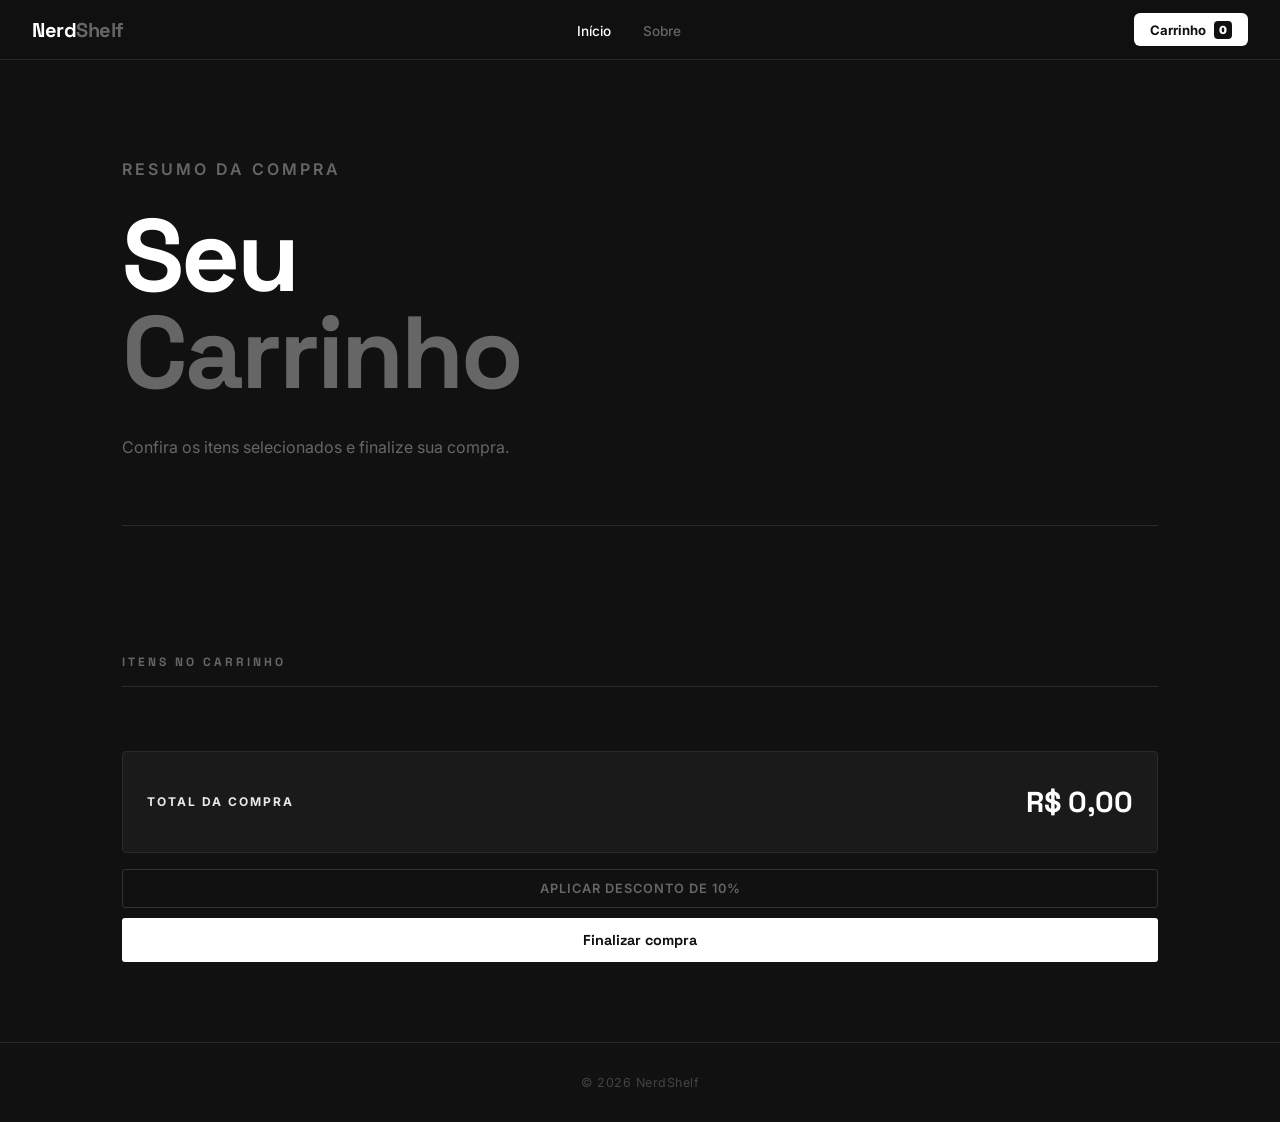
<file: pages/loja.html>
<!DOCTYPE html>
<html lang="pt-BR">
<head>
  <meta charset="UTF-8"/>
  <meta name="viewport" content="width=device-width, initial-scale=1.0"/>
  <title>NerdShelf — Loja</title>
  <link href="https://fonts.googleapis.com/css2?family=Inter:wght@400;500;600;700;900&family=Space+Grotesk:wght@400;500;700&display=swap" rel="stylesheet"/>
  <link rel="stylesheet"href="../src/css/estilo.css"/>
</head>
<body>

  <div class="toast" id="toast"></div>

  <div class="overlay" id="overlay" onclick="fecharOverlay(event)">
    <div class="drawer">
      <div class="drawer-header">
        <span class="drawer-titulo">Carrinho</span>
        <button class="drawer-fechar" onclick="toggleDrawer()">✕</button>
      </div>
      <div class="drawer-itens" id="drawer-itens"></div>
      <div class="drawer-footer" id="drawer-footer"></div>
    </div>
  </div>

  <nav>
    <a href="../index.html" class="nav-logo">Nerd<span>Shelf</span></a>
    <ul class="nav-links">
      <li><a href="../index.html" class="ativo">Início</a></li>
      <li><a href="sobre.html">Sobre</a></li>
    </ul>
    <button class="nav-cart" onclick="toggleDrawer()">
      Carrinho <span class="cart-badge" id="badge">0</span>
    </button>
  </nav>
  <!-- HERO -->
  <div class="hero">
    <p class="hero-eyebrow">Resumo da compra</p>
    <h1>Seu<br><em>Carrinho</em></h1>
    <p>Confira os itens selecionados e finalize sua compra.</p>
    <div class="hero-divider"></div>
  </div>
  <!-- CARRINHO ESTÁTICO COM REDUCE -->
    <section class="secao">
    <div class="secao-header">
      <span class="secao-titulo">Itens no carrinho</span>
    </div>
    <!-- Lista gerada pelo JS via DOM -->
    <ul class="carrinho-lista" id="carrinho-lista"></ul>
    <div class="resumo-box">
      <div class="resumo-linha" id="linha-desconto" style="display:none;"></div>
      <div class="resumo-linha total">
        <span class="label">Total da Compra</span>
        <h2 class="valor" id="total-compra">R$ 0,00</h2>
      </div>
    </div>
      <button class="btn-desc" id="btn-desconto">Aplicar desconto de 10%</button>
      <button class="btn-fin" id="btn-finalizar">Finalizar compra</button>
    </section>

  <footer>&copy; 2026 NerdShelf</footer>
  <script src="../src/js/script.js"></script>
</body>
</html>
</file>
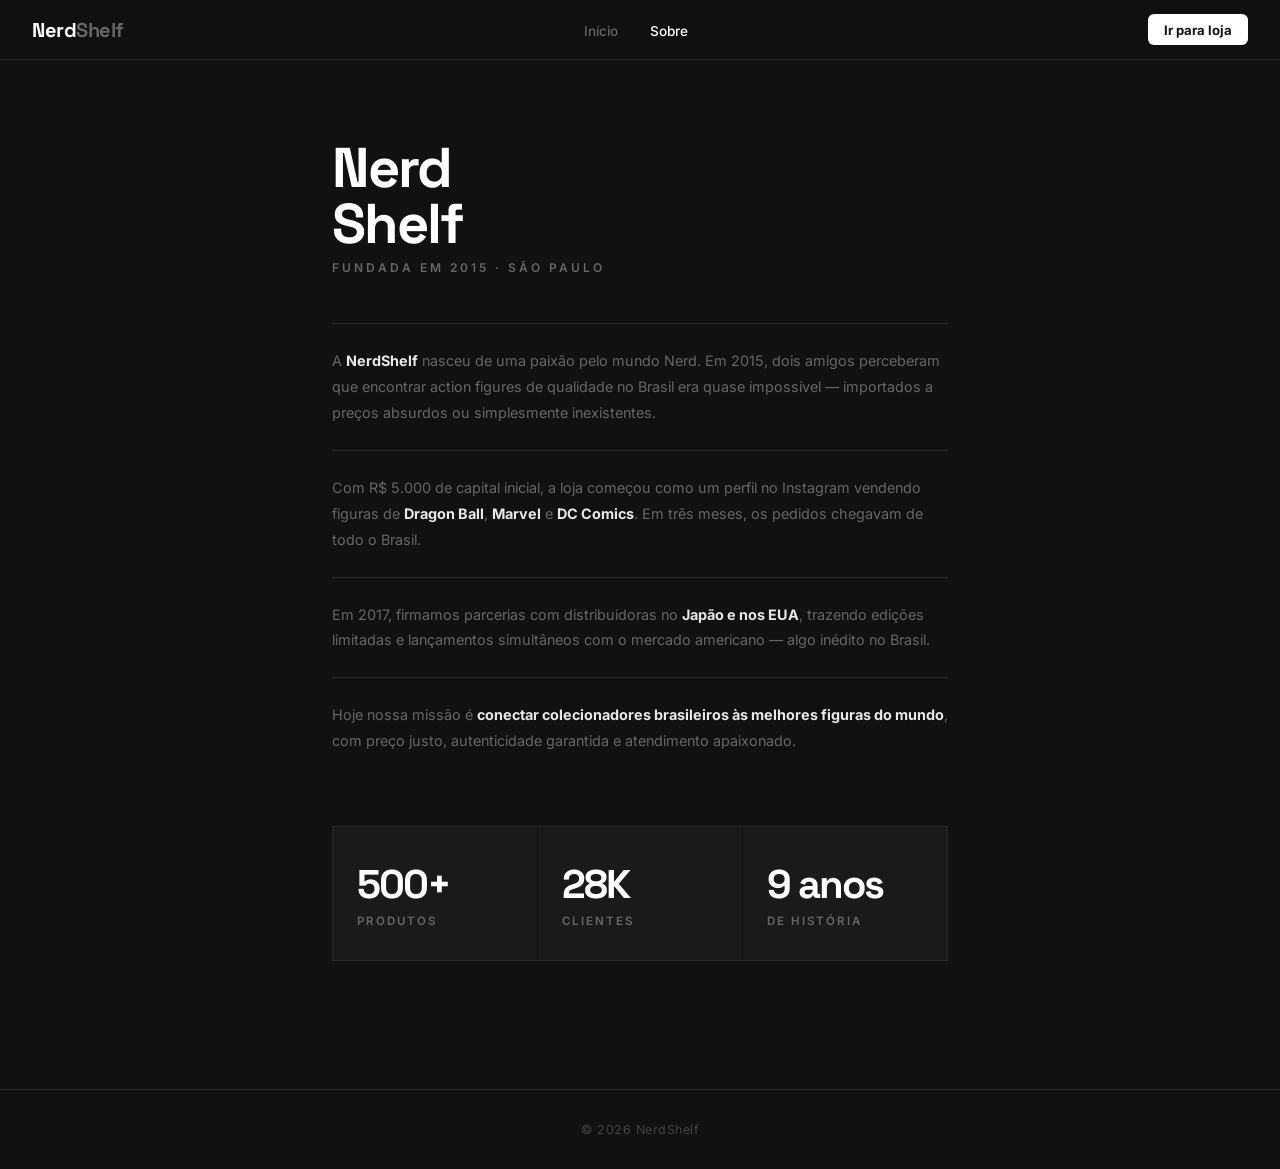
<file: pages/sobre.html>
<!DOCTYPE html>
<html lang="pt-BR">
<head>
  <meta charset="UTF-8"/>
  <meta name="viewport" content="width=device-width, initial-scale=1.0"/>
  <title>NerdShelf — Sobre</title>
  <link href="https://fonts.googleapis.com/css2?family=Inter:wght@400;500;600;700;900&family=Space+Grotesk:wght@400;500;700&display=swap" rel="stylesheet"/>
  <link rel="stylesheet" href="../src/css/estilo.css"/>
</head>
<body>

  <nav>
    <a href="../index.html" class="nav-logo">Nerd<span>Shelf</span></a>
    <ul class="nav-links">
      <li><a href="../index.html">Início</a></li>
      <li><a href="sobre.html" class="ativo">Sobre</a></li>
    </ul>
    <button class="nav-cart" onclick="window.location.href='loja.html'">
      Ir para loja
    </button>
  </nav>

  <div class="sobre">
    <h2>Nerd<br>Shelf</h2>
    <span class="sobre-sub">Fundada em 2015 · São Paulo</span>

    <div class="sobre-bloco">
      <p>A <strong>NerdShelf</strong> nasceu de uma paixão pelo mundo Nerd. Em 2015, dois amigos perceberam que encontrar action figures de qualidade no Brasil era quase impossível — importados a preços absurdos ou simplesmente inexistentes.</p>
    </div>
    <div class="sobre-bloco">
      <p>Com R$ 5.000 de capital inicial, a loja começou como um perfil no Instagram vendendo figuras de <strong>Dragon Ball</strong>, <strong>Marvel</strong> e <strong>DC Comics</strong>. Em três meses, os pedidos chegavam de todo o Brasil.</p>
    </div>
    <div class="sobre-bloco">
      <p>Em 2017, firmamos parcerias com distribuidoras no <strong>Japão e nos EUA</strong>, trazendo edições limitadas e lançamentos simultâneos com o mercado americano — algo inédito no Brasil.</p>
    </div>
    <div class="sobre-bloco">
      <p>Hoje nossa missão é <strong>conectar colecionadores brasileiros às melhores figuras do mundo</strong>, com preço justo, autenticidade garantida e atendimento apaixonado.</p>
    </div>

    <div class="sobre-nums">
      <div class="num-card"><span class="n">500+</span><span class="nl">Produtos</span></div>
      <div class="num-card"><span class="n">28K</span><span class="nl">Clientes</span></div>
      <div class="num-card"><span class="n">9 anos</span><span class="nl">de história</span></div>
    </div>
  </div>

  <style>
    .sobre { max-width:680px; margin:0 auto; padding:5rem 2rem; }
    .sobre h2 { font-family:'Space Grotesk',sans-serif; font-size:clamp(2rem,5vw,3.5rem); font-weight:700; letter-spacing:-2px; color:var(--branco); margin-bottom:0.5rem; line-height:1; }
    .sobre-sub { font-size:0.75rem; color:var(--suave); text-transform:uppercase; letter-spacing:3px; font-weight:600; margin-bottom:3rem; display:block; }
    .sobre-bloco { border-top:1px solid var(--border); padding:1.5rem 0; font-size:0.9rem; color:var(--suave); line-height:1.8; }
    .sobre-bloco strong { color: var(--texto); }
    .sobre-nums { display:grid; grid-template-columns:repeat(3,1fr); gap:1px; border:1px solid var(--border); margin:3rem 0; }
    .num-card { padding:2rem 1.5rem; background:var(--card); }
    .num-card .n { font-family:'Space Grotesk',sans-serif; font-size:2.5rem; font-weight:700; color:var(--branco); display:block; letter-spacing:-2px; }
    .num-card .nl { font-size:0.72rem; color:var(--suave); text-transform:uppercase; letter-spacing:2px; font-weight:600; margin-top:0.25rem; display:block; }
  </style>

  <footer>&copy; 2026 NerdShelf</footer>
</body>
</html>
</file>
<file: src/css/estilo.css>
/* ── VARIÁVEIS ── */
:root {
  --bg:        #111;
  --bg2:       #161616;
  --card:      #1a1a1a;
  --border:    #2a2a2a;
  --border2:   #333;
  --texto:     #e8e8e8;
  --suave:     #666;
  --suave2:    #444;
  --branco:    #fff;
  --acento:    #f0f0f0;
  --destaque:  #e5e5e5;
}

*,*::before,*::after{margin:0;padding:0;box-sizing:border-box;}
html{scroll-behavior:smooth;}
body{font-family:'Inter',sans-serif;background:var(--bg);color:var(--texto);min-height:100vh;-webkit-font-smoothing:antialiased;
}

/* NAV */
nav{height:60px;border-bottom:1px solid var(--border);display:flex;align-items:center;justify-content:space-between;padding:0 2rem;position:sticky;top:0;z-index:200;background:rgba(17,17,17,0.96);backdrop-filter:blur(12px);
}
.nav-logo{
  font-family:'Space Grotesk',sans-serif;font-size:1.25rem;font-weight:700;text-decoration:none;color:var(--branco);letter-spacing:-0.5px;}
.nav-logo span{
  color:var(--suave);
}
.nav-links{
  list-style:none;display:flex;gap:2rem;
}
.nav-links a{
  color:var(--suave);text-decoration:none;font-size:0.85rem;font-weight:500;transition:color 0.15s;
}
.nav-links a:hover,.nav-links a.ativo{color:var(--branco);}
.nav-cart{
  background:var(--branco);color:#111;border:none;padding:0.45rem 1rem;border-radius:6px;font-family:'Inter',sans-serif;font-weight:700;font-size:0.82rem;cursor:pointer;display:flex;align-items:center;gap:0.5rem;transition:opacity 0.2s;
}
.nav-cart:hover{
  opacity:0.85;
}
.cart-badge{
  background:#111;color:#fff;border-radius:4px;width:18px;height:18px;display:flex;align-items:center;justify-content:center;font-size:0.7rem;font-weight:900;
}

/* HERO */
.hero{
  padding:6rem 2rem 5rem;max-width:1100px;margin:0 auto;
}
.hero-eyebrow{
  font-size:0.75rem;font-weight:600;text-transform:uppercase;letter-spacing:3px;color:var(--suave);margin-bottom:1.5rem;
}
.hero h1{
  font-family:'Space Grotesk',sans-serif;font-size:clamp(3rem,8vw,6.5rem);font-weight:700;line-height:0.95;letter-spacing:-3px;color:var(--branco);margin-bottom:2rem;
}
.hero h1 em{
  font-style:normal;color:var(--suave);
}
.hero p{
  font-size:1rem;color:var(--suave);max-width:420px;line-height:1.7;}

.hero-divider{
  width:100%;height:1px;background:var(--border);margin:4rem 0 0;
}

/* SEÇÃO */
.secao{
  max-width:1100px;margin:0 auto;padding:3rem 2rem 5rem;
}
.secao-header{
  display:flex;align-items:baseline;justify-content:space-between;margin-bottom:2rem;padding-bottom:1rem;border-bottom:1px solid var(--border);
}
.secao-titulo{
  font-family:'Space Grotesk',sans-serif;font-size:0.75rem;font-weight:700;text-transform:uppercase;letter-spacing:3px;color:var(--suave);
}
.secao-count{
  font-size:0.75rem;color:var(--suave2);
}

/* FILTROS */
.filtros{
  display:flex;gap:0.4rem;margin-bottom:2.5rem;flex-wrap:wrap;
}
.filtro-btn{
  background:transparent;border:1px solid var(--border2);color:var(--suave);padding:0.3rem 0.9rem;border-radius:3px;font-family:'Inter',sans-serif;font-weight:500;font-size:0.78rem;cursor:pointer;transition:all 0.15s;
}
.filtro-btn.ativo,.filtro-btn:hover{
  border-color:var(--branco);color:var(--branco);
}

/* GRID */
.grid{
  display:grid;grid-template-columns:repeat(auto-fill,minmax(200px,1fr));gap:1px;border:1px solid var(--border);
}

/* CARD */
.card{
  background:var(--card);display:flex;flex-direction:column;transition:background 0.2s;animation:fadeUp 0.4s ease both;
}
.card:hover{
  background:#1f1f1f;
}
@keyframes fadeUp{
  from{opacity:0;transform:translateY(16px)}to{opacity:1;transform:translateY(0)}
}
.card-img{
  width:100%;aspect-ratio:1;overflow:hidden;background:#1f1f1f;
}
.card-img img{
  width:100%;height:100%;object-fit:cover;transition:transform 0.5s;filter:grayscale(20%);
}
.card:hover .card-img img{
  transform:scale(1.06);filter:grayscale(0%);
}
.card-body{
  padding:1.25rem;display:flex;flex-direction:column;flex:1;gap:0.5rem;
}
.card-badge{
  font-size:0.68rem;font-weight:600;text-transform:uppercase;letter-spacing:2px;color:var(--suave);
}
.card-nome{
  font-family:'Space Grotesk',sans-serif;font-size:1rem;font-weight:700;color:var(--branco);line-height:1.2;letter-spacing:-0.3px;
}
.card-desc{
  font-size:0.8rem;color:var(--suave);line-height:1.6;flex:1;
}
.card-footer{
  display:flex;align-items:center;justify-content:space-between;margin-top:0.75rem;padding-top:0.75rem;border-top:1px solid var(--border);
}
.card-preco{
  font-family:'Space Grotesk',sans-serif;font-size:1rem;font-weight:700;color:var(--branco);
}
.card-btn{
  background:transparent;border:1px solid var(--border2);color:var(--suave);padding:0.4rem 0.75rem;font-family:'Inter',sans-serif;font-weight:600;font-size:0.75rem;cursor:pointer;border-radius:3px;transition:all 0.15s;white-space:nowrap;
}
.card-btn:hover{
  border-color:var(--branco);color:var(--branco);
}
.card-btn.adicionado{
  border-color:#4ade80;color:#4ade80;
}


/* CARRINHO LISTA (loja.html) */
.carrinho-lista{
  list-style:none;display:flex;flex-direction:column;gap:0.75rem;margin-bottom:2rem;
}
.carrinho-item{
  display:flex;align-items:center;gap:1rem;padding:1rem;border:1px solid var(--border);border-radius:4px;background:var(--card);
}
.carrinho-item:hover{
  border-color:var(--border2);
}
.item-img{
  width:56px;height:56px;border-radius:3px;object-fit:cover;background:var(--border);flex-shrink:0;
}
.item-info{
  flex:1;
}
.item-nome{
  font-family:'Space Grotesk',sans-serif;font-size:0.9rem;font-weight:700;color:var(--branco);
}
.item-qtd{
  font-size:0.78rem;color:var(--suave);margin-top:3px;
}
.item-valor{
  font-family:'Space Grotesk',sans-serif;font-size:1rem;font-weight:700;color:var(--branco);white-space:nowrap;
}

/* RESUMO da loja */
.resumo-box{
  border:1px solid var(--border);border-radius:4px;padding:1.5rem;margin-bottom:1rem;background:var(--card);
}
.resumo-linha{
  display:flex;justify-content:space-between;align-items:center;padding:0.5rem 0;border-bottom:1px solid var(--border);
}
.resumo-linha:last-child{
  border-bottom:none;
}
.resumo-linha .label{
  font-size:0.75rem;font-weight:700;text-transform:uppercase;letter-spacing:2px;color:var(--suave);
}
.resumo-linha.total .label{
  color:var(--texto);
}
.resumo-linha.total .valor{
  font-family:'Space Grotesk',sans-serif;font-size:1.8rem;font-weight:700;color:var(--branco);
}

/* BOTÕES */
.btn-desc{
  width:100%;margin-bottom:0.6rem;padding:0.7rem;background:transparent;border:1px solid var(--border2);color:var(--suave);font-family:'Inter',sans-serif;font-weight:600;font-size:0.8rem;text-transform:uppercase;letter-spacing:1px;cursor:pointer;border-radius:3px;transition:all 0.15s;
}
.btn-desc:hover:not(:disabled){
  border-color:var(--branco);color:var(--branco);
}
.btn-desc:disabled{
  opacity:0.3;cursor:not-allowed;
}
.btn-fin{
  width:100%;padding:0.8rem;background:var(--branco);border:none;color:#111;font-family:'Space Grotesk',sans-serif;font-weight:700;font-size:0.9rem;cursor:pointer;border-radius:3px;transition:opacity 0.15s;
}
.btn-fin:hover{
  opacity:0.88;
}

.toast{
  position:fixed;bottom:1.5rem;left:50%;transform:translateX(-50%) translateY(80px);opacity:0;background:var(--branco);color:#111;padding:0.65rem 1.25rem;border-radius:6px;font-weight:700;font-size:0.85rem;z-index:9999;transition:all 0.3s cubic-bezier(.34,1.56,.64,1);white-space:nowrap;
}
.toast.show{
  transform:translateX(-50%) translateY(0);opacity:1;
}

/* DRAWER */
.overlay{
  position:fixed;inset:0;background:rgba(0,0,0,0.6);backdrop-filter:blur(6px);z-index:500;display:flex;justify-content:flex-end;opacity:0;pointer-events:none;transition:opacity 0.25s;
}
.overlay.show{
  opacity:1;pointer-events:all;
}
.drawer{
  background:var(--bg2);border-left:1px solid var(--border);width:400px;max-width:95vw;height:100vh;overflow-y:auto;transform:translateX(100%);transition:transform 0.3s cubic-bezier(.4,0,.2,1);display:flex;flex-direction:column;
}
.overlay.show .drawer{
  transform:translateX(0);
}
.drawer-header{
  display:flex;align-items:center;justify-content:space-between;padding:1.25rem 1.5rem;border-bottom:1px solid var(--border);position:sticky;top:0;background:var(--bg2);z-index:10;
}
.drawer-titulo{
  font-family:'Space Grotesk',sans-serif;font-size:0.85rem;font-weight:700;text-transform:uppercase;letter-spacing:2px;color:var(--suave);
}
.drawer-fechar{
  background:transparent;border:1px solid var(--border2);color:var(--suave);width:30px;height:30px;border-radius:3px;cursor:pointer;font-size:0.9rem;transition:all 0.15s;display:flex;align-items:center;justify-content:center;
}
.drawer-fechar:hover{
  border-color:var(--branco);color:var(--branco);
}
.drawer-itens{
  flex:1;padding:1rem 1.5rem;display:flex;flex-direction:column;gap:0.75rem;
}
.drawer-item{
  display:flex;gap:0.85rem;align-items:center;padding:0.85rem;border:1px solid var(--border);border-radius:4px;transition:border-color 0.15s;
}
.drawer-item:hover{
  border-color:var(--border2);
}
.drawer-item-img{
  width:52px;height:52px;border-radius:3px;object-fit:cover;background:var(--card);flex-shrink:0;
}
.drawer-item-info{
  flex:1;min-width:0;
}
.drawer-item-nome{
  font-family:'Space Grotesk',sans-serif;font-size:0.82rem;font-weight:700;white-space:nowrap;overflow:hidden;text-overflow:ellipsis;color:var(--branco);
}
.drawer-item-preco{
  font-size:0.78rem;color:var(--suave);margin-top:2px;
}
.drawer-controles{
  display:flex;align-items:center;gap:0.3rem;margin-top:0.5rem;
}
.ctrl{
  background:var(--border);border:none;color:var(--texto);width:22px;height:22px;border-radius:2px;cursor:pointer;font-size:0.85rem;font-weight:700;transition:background 0.15s;display:flex;align-items:center;justify-content:center;
}
.ctrl:hover{
  background:var(--border2);
}
.ctrl-n{
  font-family:'Space Grotesk',sans-serif;font-size:0.82rem;font-weight:700;min-width:18px;text-align:center;color:var(--branco);
}
.ctrl-del{
  background:transparent;border:none;color:var(--suave2);cursor:pointer;font-size:0.9rem;margin-left:0.3rem;transition:color 0.15s;padding:0 2px;
}
.ctrl-del:hover{
  color:#ef4444;
}
.drawer-item-subtotal{
  font-family:'Space Grotesk',sans-serif;font-size:0.85rem;font-weight:700;color:var(--branco);white-space:nowrap;align-self:center;
}
.drawer-footer{
  padding:1.25rem 1.5rem;border-top:1px solid var(--border);background:var(--bg2);position:sticky;bottom:0;
}
.resumo-linha-d{
  display:flex;justify-content:space-between;margin-bottom:0.5rem;font-size:0.82rem;
}
.resumo-linha-d .l{
  color:var(--suave);font-weight:500;
}
.resumo-linha-d .v{
  font-weight:600;color:var(--texto);
}
.resumo-linha-d .v.verde{
  color:#4ade80;
}
.resumo-total-d{
  display:flex;justify-content:space-between;align-items:baseline;padding:1rem 0;border-top:1px solid var(--border);border-bottom:1px solid var(--border);margin:0.75rem 0;
}
.resumo-total-d .l{
  font-size:0.75rem;font-weight:700;text-transform:uppercase;letter-spacing:2px;color:var(--suave);
}
.resumo-total-d .v{
  font-family:'Space Grotesk',sans-serif;font-size:1.5rem;font-weight:700;color:var(--branco);
}
.vazio{
  text-align:center;padding:4rem 1rem;color:var(--suave);
}
.vazio-icon{
  font-size:2.5rem;margin-bottom:1rem;display:block;opacity:0.4;
}
.vazio p{
  font-size:0.85rem;font-weight:500;
}

/* SOBRE */
.sobre{
  max-width:680px;margin:0 auto;padding:5rem 2rem;
}
.sobre h2{
  font-family:'Space Grotesk',sans-serif;font-size:clamp(2rem,5vw,3.5rem);font-weight:700;letter-spacing:-2px;color:var(--branco);margin-bottom:0.5rem;line-height:1;
}
.sobre-sub{
  font-size:0.75rem;color:var(--suave);text-transform:uppercase;letter-spacing:3px;font-weight:600;margin-bottom:3rem;display:block;
}
.sobre-bloco{
  border-top:1px solid var(--border);padding:1.5rem 0;font-size:0.9rem;color:var(--suave);line-height:1.8;
}
.sobre-bloco strong{
  color:var(--texto);
}
.sobre-nums{
  display:grid;grid-template-columns:repeat(3,1fr);gap:1px;border:1px solid var(--border);margin:3rem 0;
}
.num-card{
  padding:2rem 1.5rem;background:var(--card);
}
.num-card .n{
  font-family:'Space Grotesk',sans-serif;font-size:2.5rem;font-weight:700;color:var(--branco);display:block;letter-spacing:-2px;
}
.num-card .nl{
  font-size:0.72rem;color:var(--suave);text-transform:uppercase;letter-spacing:2px;font-weight:600;margin-top:0.25rem;display:block;
}

/* FOOTER */
footer{
  border-top:1px solid var(--border);padding:2rem;text-align:center;color:var(--suave2);font-size:0.78rem;letter-spacing:0.5px;
}
</file>
